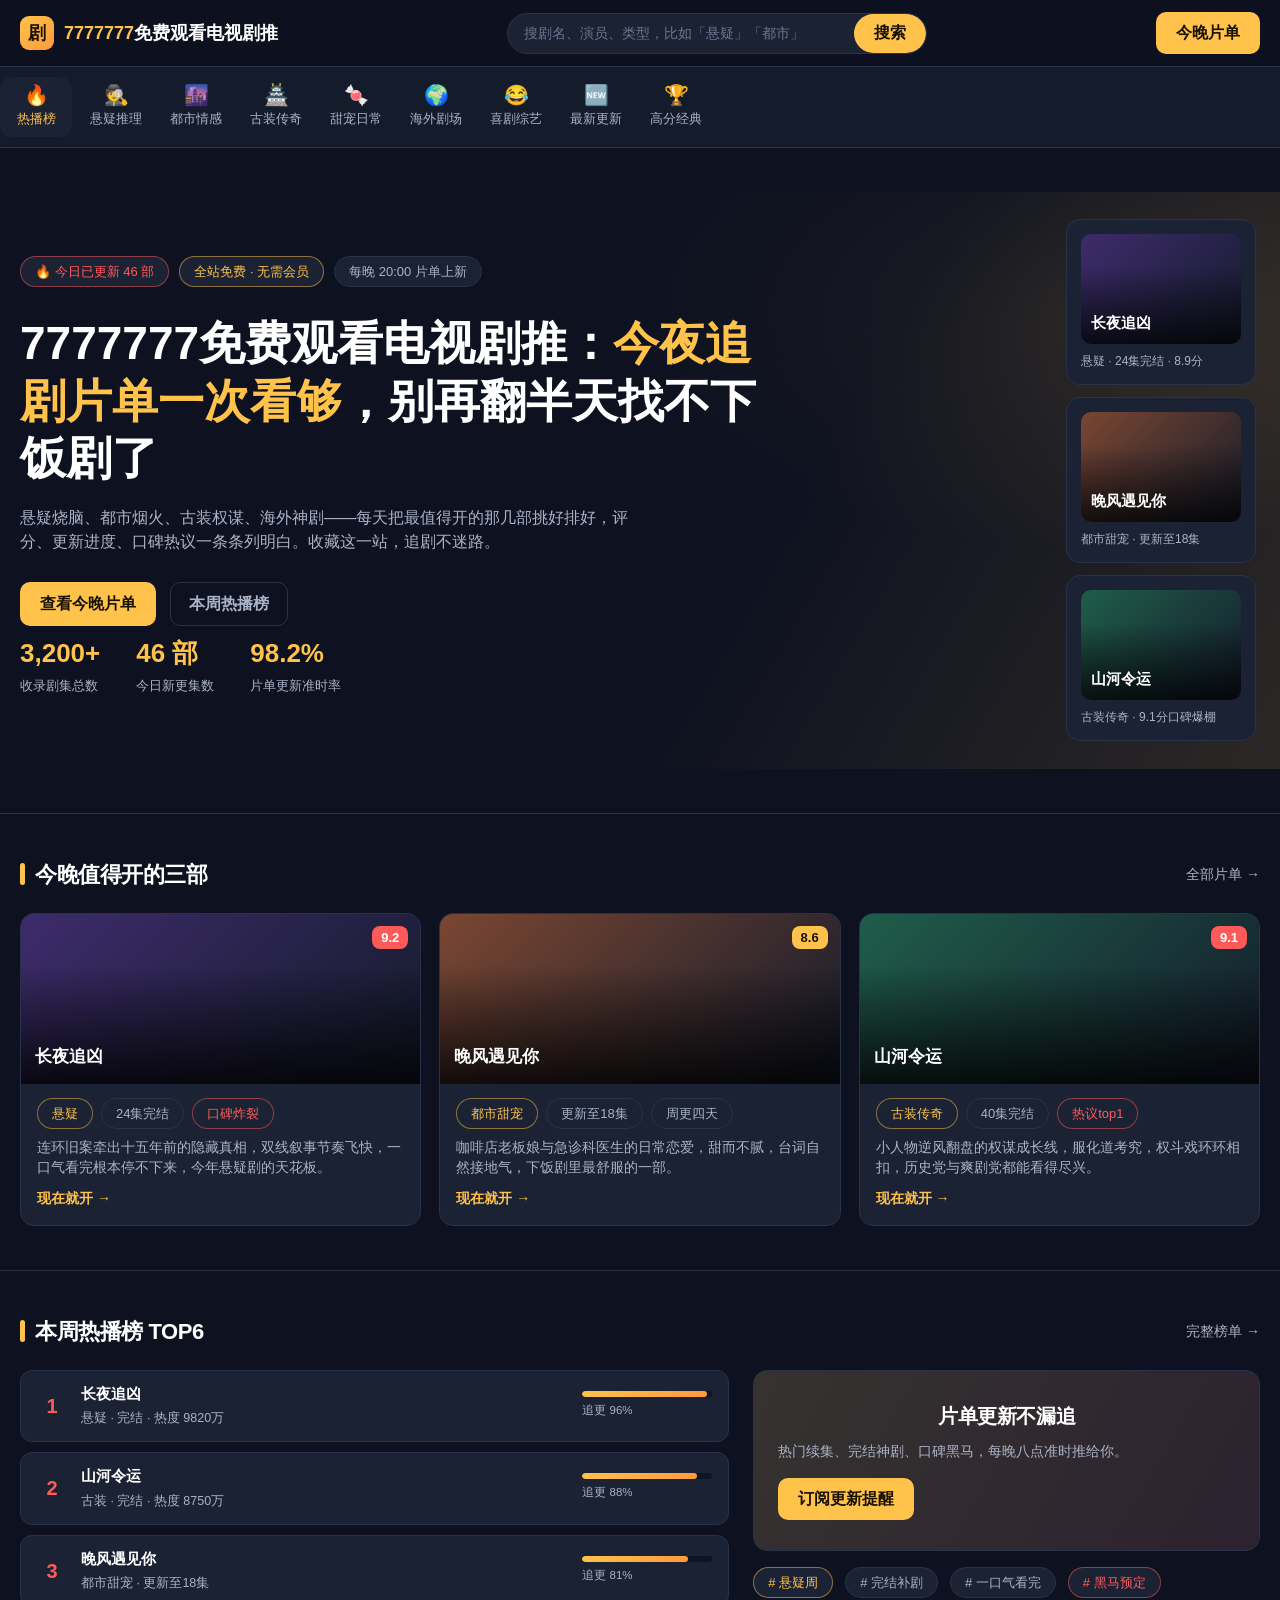
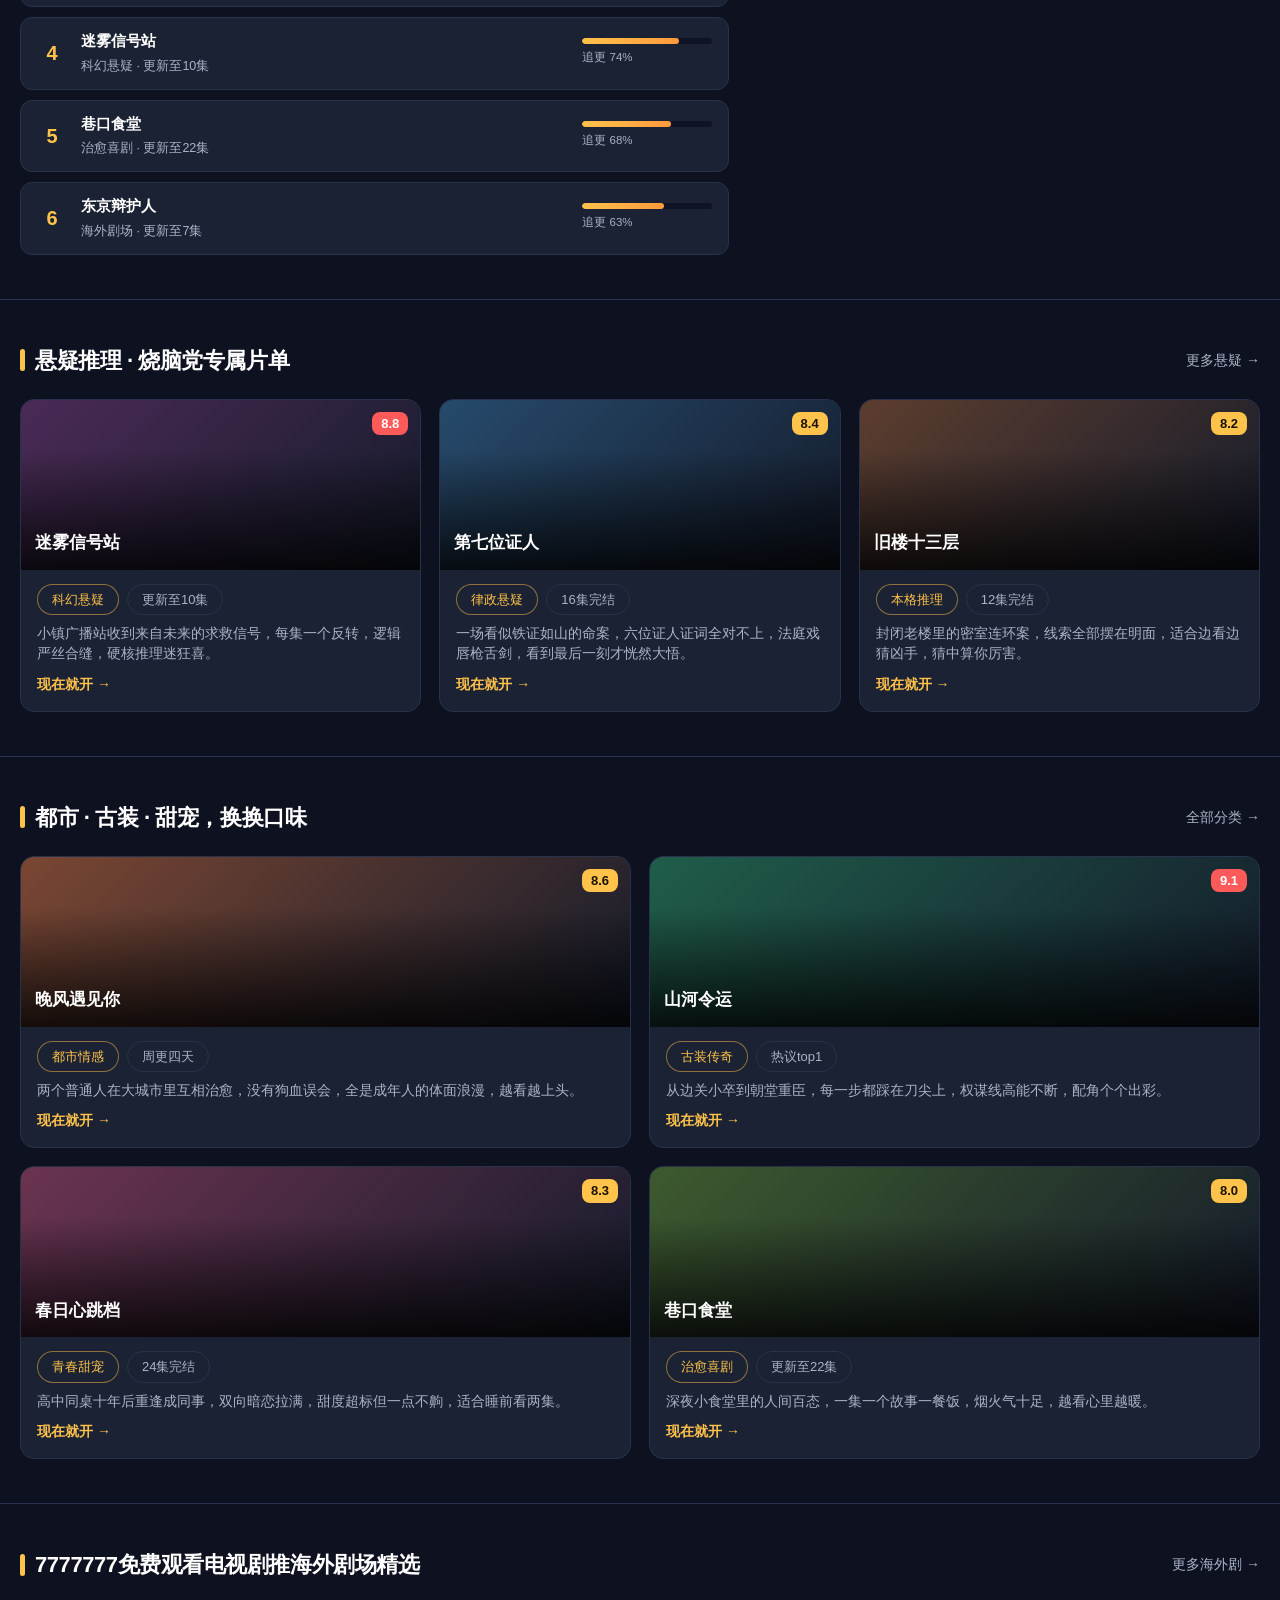
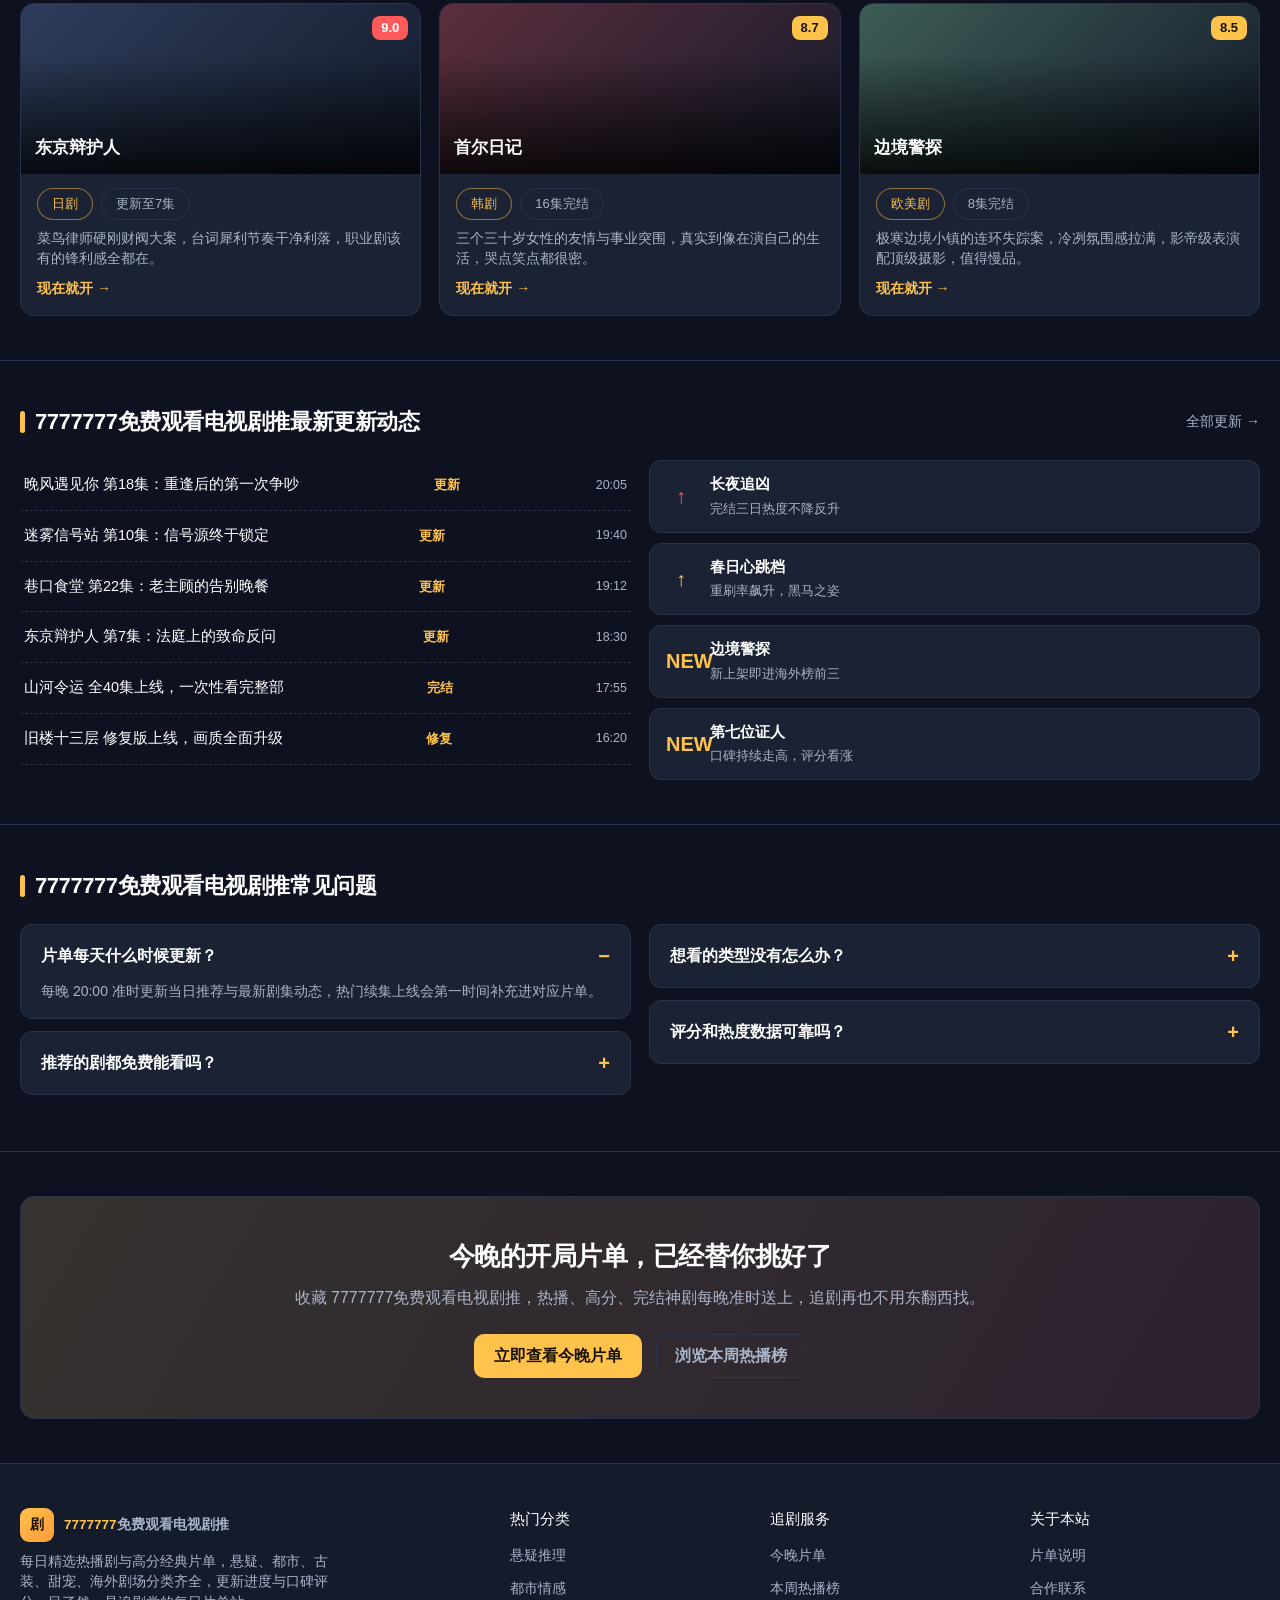
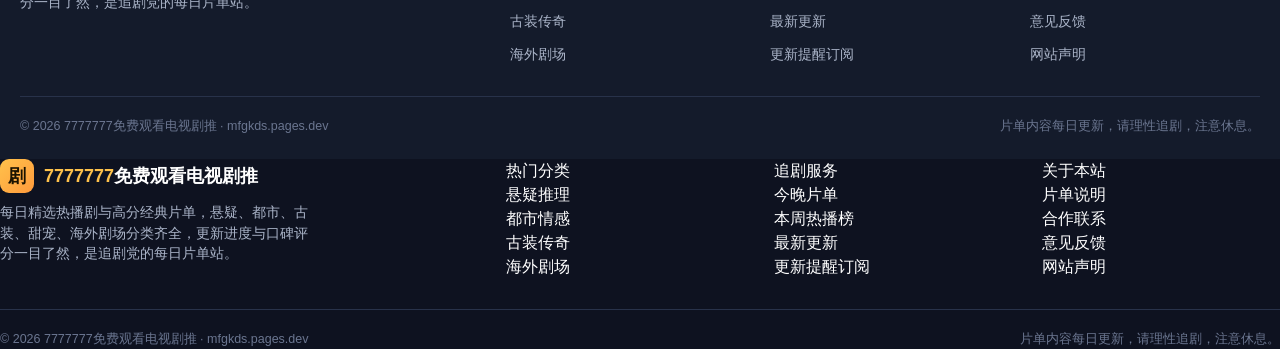
<file: index.html>
<!DOCTYPE html>
<html lang="zh-CN">
<head>
<meta charset="UTF-8">
<meta name="viewport" content="width=device-width, initial-scale=1.0">
<title>7777777免费观看电视剧推：今夜追剧片单一次看够 | 高分热播全收录</title>
<meta name="keywords" content="7777777免费观看电视剧推,免费电视剧,热播剧推荐,追剧片单,高分剧集">
<meta name="description" content="7777777免费观看电视剧推，为追剧党整理全网最值得看的热播剧与高分经典。悬疑、都市、古装、甜宠、海外剧每日更新，完整剧集进度、评分口碑、类型标签一目了然，不用再东找西找。每晚更新追剧片单，热门续集上线第一时间推送，收藏本站，今晚的开局片单已经有了。">
<link rel="canonical" href="https://mfgkds.pages.dev/">
<meta property="og:type" content="website">
<meta property="og:title" content="7777777免费观看电视剧推：今夜追剧片单一次看够 | 高分热播全收录">
<meta property="og:description" content="7777777免费观看电视剧推，为追剧党整理全网最值得看的热播剧与高分经典。悬疑、都市、古装、甜宠、海外剧每日更新，完整剧集进度、评分口碑、类型标签一目了然，不用再东找西找。每晚更新追剧片单，热门续集上线第一时间推送，收藏本站，今晚的开局片单已经有了。">
<meta property="og:url" content="https://mfgkds.pages.dev/">
<meta property="og:site_name" content="7777777免费观看电视剧推">
<meta name="twitter:card" content="summary_large_image">
<meta name="twitter:title" content="7777777免费观看电视剧推：今夜追剧片单一次看够 | 高分热播全收录">
<meta name="twitter:description" content="7777777免费观看电视剧推，为追剧党整理全网最值得看的热播剧与高分经典。悬疑、都市、古装、甜宠、海外剧每日更新，完整剧集进度、评分口碑、类型标签一目了然，不用再东找西找。">
<script src="assets/vendor/tailwind/tailwind-3.4.16.js"></script>

<script type="application/ld+json">
{"@context":"https://schema.org","@type":"WebSite","name":"7777777免费观看电视剧推","url":"https://mfgkds.pages.dev/","description":"7777777免费观看电视剧推，每日整理热播剧、高分经典与最新更新片单，悬疑、都市、古装、甜宠、海外剧分类齐全，追剧党的一站式片单站。","inLanguage":"zh-CN"}
</script>
<meta name="robots" content="index,follow,max-snippet:-1,max-image-preview:large">
<meta name="applicable-device" content="pc,mobile">
<meta http-equiv="Cache-Control" content="no-transform">
<meta name="renderer" content="webkit">
<meta name="format-detection" content="telephone=no">
<script type="application/ld+json">{"@context":"https://ziyuan.baidu.com/contexts/cambrian.jsonld","@id":"https://mfgkds.pages.dev/","title":"7777777免费观看电视剧推：今夜追剧片单一次看够 | 高分热播全收录","pubDate":"2026-10-20T18:15:19","upDate":"2026-10-20T18:15:19"}</script>
<link rel="stylesheet" href="assets/nyknpy.css">
</head>
<body>

<header class="site-header">
  <div class="container hd-row">
    <a href="#" class="logo"><span class="mark">剧</span><span><em>7777777</em>免费观看电视剧推</span></a>
    <div class="search">
      <input type="text" placeholder="搜剧名、演员、类型，比如「悬疑」「都市」">
      <button type="button">搜索</button>
    </div>
    <div class="hd-actions">
      <button class="menu-btn" type="button" aria-label="菜单">☰</button>
      <a href="#today" class="btn btn-gold">今晚片单</a>
    </div>
  </div>
</header>

<nav class="icon-nav">
  <div class="container row">
    <a class="cat active" href="#"><span class="ic">🔥</span>热播榜</a>
    <a class="cat" href="#"><span class="ic">🕵️</span>悬疑推理</a>
    <a class="cat" href="#"><span class="ic">🌆</span>都市情感</a>
    <a class="cat" href="#"><span class="ic">🏯</span>古装传奇</a>
    <a class="cat" href="#"><span class="ic">🍬</span>甜宠日常</a>
    <a class="cat" href="#"><span class="ic">🌍</span>海外剧场</a>
    <a class="cat" href="#"><span class="ic">😂</span>喜剧综艺</a>
    <a class="cat" href="#"><span class="ic">🆕</span>最新更新</a>
    <a class="cat" href="#"><span class="ic">🏆</span>高分经典</a>
  </div>
</nav>

<section class="hero">
  <div class="hero-inner">
    <div class="container">
      <div class="hero-tags tags">
        <span class="tag hot">🔥 今日已更新 46 部</span>
        <span class="tag gold">全站免费 · 无需会员</span>
        <span class="tag">每晚 20:00 片单上新</span>
      </div>
      <h1>7777777免费观看电视剧推：<em>今夜追剧片单一次看够</em>，别再翻半天找不下饭剧了</h1>
      <p class="sub">悬疑烧脑、都市烟火、古装权谋、海外神剧——每天把最值得开的那几部挑好排好，评分、更新进度、口碑热议一条条列明白。收藏这一站，追剧不迷路。</p>
      <div style="display:flex;gap:14px;flex-wrap:wrap">
        <a href="#today" class="btn btn-gold">查看今晚片单</a>
        <a href="#hot" class="btn btn-ghost">本周热播榜</a>
      </div>
      <div class="hero-stats">
        <div><b>3,200+</b><span>收录剧集总数</span></div>
        <div><b>46 部</b><span>今日新更集数</span></div>
        <div><b>98.2%</b><span>片单更新准时率</span></div>
      </div>
    </div>
    <div class="hero-side">
      <a href="#" class="focus-card"><div class="cover" style="background:linear-gradient(135deg,#3d2b6b,#141B2B)"><b>长夜追凶</b></div><p>悬疑 · 24集完结 · 8.9分</p></a>
      <a href="#" class="focus-card"><div class="cover" style="background:linear-gradient(135deg,#7a4632,#141B2B)"><b>晚风遇见你</b></div><p>都市甜宠 · 更新至18集</p></a>
      <a href="#" class="focus-card"><div class="cover" style="background:linear-gradient(135deg,#1f5d4a,#141B2B)"><b>山河令运</b></div><p>古装传奇 · 9.1分口碑爆棚</p></a>
    </div>
  </div>
</section>

<main>
<section id="today">
  <div class="container">
    <div class="sec-head"><h2>今晚值得开的三部</h2><a class="more" href="#">全部片单 →</a></div>
    <div class="grid3">
      <a class="card" href="#">
        <div class="poster" style="background:linear-gradient(135deg,#3d2b6b,#141B2B)"><span class="score high">9.2</span><b>长夜追凶</b></div>
        <div class="body">
          <div class="meta"><span class="tag gold">悬疑</span><span class="tag">24集完结</span><span class="tag hot">口碑炸裂</span></div>
          <p>连环旧案牵出十五年前的隐藏真相，双线叙事节奏飞快，一口气看完根本停不下来，今年悬疑剧的天花板。</p>
          <span class="go">现在就开</span>
        </div>
      </a>
      <a class="card" href="#">
        <div class="poster" style="background:linear-gradient(135deg,#7a4632,#141B2B)"><span class="score">8.6</span><b>晚风遇见你</b></div>
        <div class="body">
          <div class="meta"><span class="tag gold">都市甜宠</span><span class="tag">更新至18集</span><span class="tag">周更四天</span></div>
          <p>咖啡店老板娘与急诊科医生的日常恋爱，甜而不腻，台词自然接地气，下饭剧里最舒服的一部。</p>
          <span class="go">现在就开</span>
        </div>
      </a>
      <a class="card" href="#">
        <div class="poster" style="background:linear-gradient(135deg,#1f5d4a,#141B2B)"><span class="score high">9.1</span><b>山河令运</b></div>
        <div class="body">
          <div class="meta"><span class="tag gold">古装传奇</span><span class="tag">40集完结</span><span class="tag hot">热议top1</span></div>
          <p>小人物逆风翻盘的权谋成长线，服化道考究，权斗戏环环相扣，历史党与爽剧党都能看得尽兴。</p>
          <span class="go">现在就开</span>
        </div>
      </a>
    </div>
  </div>
</section>

<section id="hot">
  <div class="container">
    <div class="sec-head"><h2>本周热播榜 TOP6</h2><a class="more" href="#">完整榜单 →</a></div>
    <div class="split">
      <div class="rank">
        <a class="rank-item" href="#"><span class="no top">1</span><div class="info"><b>长夜追凶</b><span>悬疑 · 完结 · 热度 9820万</span></div><div class="bar"><div class="track"><div class="fill" style="width:96%"></div></div><span>追更 96%</span></div></a>
        <a class="rank-item" href="#"><span class="no top">2</span><div class="info"><b>山河令运</b><span>古装 · 完结 · 热度 8750万</span></div><div class="bar"><div class="track"><div class="fill" style="width:88%"></div></div><span>追更 88%</span></div></a>
        <a class="rank-item" href="#"><span class="no top">3</span><div class="info"><b>晚风遇见你</b><span>都市甜宠 · 更新至18集</span></div><div class="bar"><div class="track"><div class="fill" style="width:81%"></div></div><span>追更 81%</span></div></a>
        <a class="rank-item" href="#"><span class="no">4</span><div class="info"><b>迷雾信号站</b><span>科幻悬疑 · 更新至10集</span></div><div class="bar"><div class="track"><div class="fill" style="width:74%"></div></div><span>追更 74%</span></div></a>
        <a class="rank-item" href="#"><span class="no">5</span><div class="info"><b>巷口食堂</b><span>治愈喜剧 · 更新至22集</span></div><div class="bar"><div class="track"><div class="fill" style="width:68%"></div></div><span>追更 68%</span></div></a>
        <a class="rank-item" href="#"><span class="no">6</span><div class="info"><b>东京辩护人</b><span>海外剧场 · 更新至7集</span></div><div class="bar"><div class="track"><div class="fill" style="width:63%"></div></div><span>追更 63%</span></div></a>
      </div>
      <div>
        <div class="cta" style="padding:30px 24px;text-align:left">
          <h2 style="font-size:20px">片单更新不漏追</h2>
          <p style="font-size:14px;margin-bottom:16px">热门续集、完结神剧、口碑黑马，每晚八点准时推给你。</p>
          <a href="#" class="btn btn-gold">订阅更新提醒</a>
        </div>
        <div style="margin-top:16px;display:flex;gap:12px;flex-wrap:wrap">
          <span class="tag gold"># 悬疑周</span><span class="tag"># 完结补剧</span><span class="tag"># 一口气看完</span><span class="tag hot"># 黑马预定</span>
        </div>
      </div>
    </div>
  </div>
</section>

<section>
  <div class="container">
    <div class="sec-head"><h2>悬疑推理 · 烧脑党专属片单</h2><a class="more" href="#">更多悬疑 →</a></div>
    <div class="grid3">
      <a class="card" href="#"><div class="poster" style="background:linear-gradient(135deg,#4a2a55,#141B2B)"><span class="score high">8.8</span><b>迷雾信号站</b></div><div class="body"><div class="meta"><span class="tag gold">科幻悬疑</span><span class="tag">更新至10集</span></div><p>小镇广播站收到来自未来的求救信号，每集一个反转，逻辑严丝合缝，硬核推理迷狂喜。</p><span class="go">现在就开</span></div></a>
      <a class="card" href="#"><div class="poster" style="background:linear-gradient(135deg,#264a6b,#141B2B)"><span class="score">8.4</span><b>第七位证人</b></div><div class="body"><div class="meta"><span class="tag gold">律政悬疑</span><span class="tag">16集完结</span></div><p>一场看似铁证如山的命案，六位证人证词全对不上，法庭戏唇枪舌剑，看到最后一刻才恍然大悟。</p><span class="go">现在就开</span></div></a>
      <a class="card" href="#"><div class="poster" style="background:linear-gradient(135deg,#5c3d2e,#141B2B)"><span class="score">8.2</span><b>旧楼十三层</b></div><div class="body"><div class="meta"><span class="tag gold">本格推理</span><span class="tag">12集完结</span></div><p>封闭老楼里的密室连环案，线索全部摆在明面，适合边看边猜凶手，猜中算你厉害。</p><span class="go">现在就开</span></div></a>
    </div>
  </div>
</section>

<section>
  <div class="container">
    <div class="sec-head"><h2>都市 · 古装 · 甜宠，换换口味</h2><a class="more" href="#">全部分类 →</a></div>
    <div class="grid2">
      <a class="card" href="#"><div class="poster" style="background:linear-gradient(135deg,#7a4632,#141B2B)"><span class="score">8.6</span><b>晚风遇见你</b></div><div class="body"><div class="meta"><span class="tag gold">都市情感</span><span class="tag">周更四天</span></div><p>两个普通人在大城市里互相治愈，没有狗血误会，全是成年人的体面浪漫，越看越上头。</p><span class="go">现在就开</span></div></a>
      <a class="card" href="#"><div class="poster" style="background:linear-gradient(135deg,#1f5d4a,#141B2B)"><span class="score high">9.1</span><b>山河令运</b></div><div class="body"><div class="meta"><span class="tag gold">古装传奇</span><span class="tag">热议top1</span></div><p>从边关小卒到朝堂重臣，每一步都踩在刀尖上，权谋线高能不断，配角个个出彩。</p><span class="go">现在就开</span></div></a>
      <a class="card" href="#"><div class="poster" style="background:linear-gradient(135deg,#6b3350,#141B2B)"><span class="score">8.3</span><b>春日心跳档</b></div><div class="body"><div class="meta"><span class="tag gold">青春甜宠</span><span class="tag">24集完结</span></div><p>高中同桌十年后重逢成同事，双向暗恋拉满，甜度超标但一点不齁，适合睡前看两集。</p><span class="go">现在就开</span></div></a>
      <a class="card" href="#"><div class="poster" style="background:linear-gradient(135deg,#3d5a2e,#141B2B)"><span class="score">8.0</span><b>巷口食堂</b></div><div class="body"><div class="meta"><span class="tag gold">治愈喜剧</span><span class="tag">更新至22集</span></div><p>深夜小食堂里的人间百态，一集一个故事一餐饭，烟火气十足，越看心里越暖。</p><span class="go">现在就开</span></div></a>
    </div>
  </div>
</section>

<section>
  <div class="container">
    <div class="sec-head"><h2>7777777免费观看电视剧推海外剧场精选</h2><a class="more" href="#">更多海外剧 →</a></div>
    <div class="grid3">
      <a class="card" href="#"><div class="poster" style="background:linear-gradient(135deg,#2e3d5c,#141B2B)"><span class="score high">9.0</span><b>东京辩护人</b></div><div class="body"><div class="meta"><span class="tag gold">日剧</span><span class="tag">更新至7集</span></div><p>菜鸟律师硬刚财阀大案，台词犀利节奏干净利落，职业剧该有的锋利感全都在。</p><span class="go">现在就开</span></div></a>
      <a class="card" href="#"><div class="poster" style="background:linear-gradient(135deg,#5c2e3d,#141B2B)"><span class="score">8.7</span><b>首尔日记</b></div><div class="body"><div class="meta"><span class="tag gold">韩剧</span><span class="tag">16集完结</span></div><p>三个三十岁女性的友情与事业突围，真实到像在演自己的生活，哭点笑点都很密。</p><span class="go">现在就开</span></div></a>
      <a class="card" href="#"><div class="poster" style="background:linear-gradient(135deg,#3d5c55,#141B2B)"><span class="score">8.5</span><b>边境警探</b></div><div class="body"><div class="meta"><span class="tag gold">欧美剧</span><span class="tag">8集完结</span></div><p>极寒边境小镇的连环失踪案，冷冽氛围感拉满，影帝级表演配顶级摄影，值得慢品。</p><span class="go">现在就开</span></div></a>
    </div>
  </div>
</section>

<section>
  <div class="container">
    <div class="sec-head"><h2>7777777免费观看电视剧推最新更新动态</h2><a class="more" href="#">全部更新 →</a></div>
    <div class="grid2" style="align-items:start">
      <div class="feed">
        <a class="feed-item" href="#"><span>晚风遇见你 第18集：重逢后的第一次争吵</span><span class="ep">更新</span><span class="t">20:05</span></a>
        <a class="feed-item" href="#"><span>迷雾信号站 第10集：信号源终于锁定</span><span class="ep">更新</span><span class="t">19:40</span></a>
        <a class="feed-item" href="#"><span>巷口食堂 第22集：老主顾的告别晚餐</span><span class="ep">更新</span><span class="t">19:12</span></a>
        <a class="feed-item" href="#"><span>东京辩护人 第7集：法庭上的致命反问</span><span class="ep">更新</span><span class="t">18:30</span></a>
        <a class="feed-item" href="#"><span>山河令运 全40集上线，一次性看完整部</span><span class="ep">完结</span><span class="t">17:55</span></a>
        <a class="feed-item" href="#"><span>旧楼十三层 修复版上线，画质全面升级</span><span class="ep">修复</span><span class="t">16:20</span></a>
      </div>
      <div class="rank">
        <a class="rank-item" href="#"><span class="no top">↑</span><div class="info"><b>长夜追凶</b><span>完结三日热度不降反升</span></div></a>
        <a class="rank-item" href="#"><span class="no">↑</span><div class="info"><b>春日心跳档</b><span>重刷率飙升，黑马之姿</span></div></a>
        <a class="rank-item" href="#"><span class="no">NEW</span><div class="info"><b>边境警探</b><span>新上架即进海外榜前三</span></div></a>
        <a class="rank-item" href="#"><span class="no">NEW</span><div class="info"><b>第七位证人</b><span>口碑持续走高，评分看涨</span></div></a>
      </div>
    </div>
  </div>
</section>

<section>
  <div class="container">
    <div class="sec-head"><h2>7777777免费观看电视剧推常见问题</h2></div>
    <div class="faq grid2" style="align-items:start">
      <div>
        <details open><summary>片单每天什么时候更新？</summary><p>每晚 20:00 准时更新当日推荐与最新剧集动态，热门续集上线会第一时间补充进对应片单。</p></details>
        <details><summary>推荐的剧都免费能看吗？</summary><p>站内片单收录的剧集均标注免费观看来源与更新进度，标注「无需会员」的剧目可直接完整观看。</p></details>
      </div>
      <div>
        <details><summary>想看的类型没有怎么办？</summary><p>搜索框支持剧名、演员与类型关键词，如「悬疑」「古装」，热门缺失类型可通过更新提醒订阅反馈，片单会持续扩充。</p></details>
        <details><summary>评分和热度数据可靠吗？</summary><p>评分综合各平台口碑与用户追更数据生成，每日校准一次，完结剧会在三日后出具最终评分。</p></details>
      </div>
    </div>
  </div>
</section>

<section>
  <div class="container">
    <div class="cta">
      <h2>今晚的开局片单，已经替你挑好了</h2>
      <p>收藏 7777777免费观看电视剧推，热播、高分、完结神剧每晚准时送上，追剧再也不用东翻西找。</p>
      <div style="display:flex;gap:14px;justify-content:center;flex-wrap:wrap">
        <a href="#today" class="btn btn-gold">立即查看今晚片单</a>
        <a href="#hot" class="btn btn-ghost">浏览本周热播榜</a>
      </div>
    </div>
  </div>
</section>
</main>

<footer class="site-footer">
  <div class="container">
    <div class="f-grid">
      <div>
        <a href="#" class="logo"><span class="mark">剧</span><span><em>7777777</em>免费观看电视剧推</span></a>
        <p class="f-desc">每日精选热播剧与高分经典片单，悬疑、都市、古装、甜宠、海外剧场分类齐全，更新进度与口碑评分一目了然，是追剧党的每日片单站。</p>
      </div>
      <div>
        <h4>热门分类</h4>
        <ul><li><a href="#">悬疑推理</a></li><li><a href="#">都市情感</a></li><li><a href="#">古装传奇</a></li><li><a href="#">海外剧场</a></li></ul>
      </div>
      <div>
        <h4>追剧服务</h4>
        <ul><li><a href="#">今晚片单</a></li><li><a href="#">本周热播榜</a></li><li><a href="#">最新更新</a></li><li><a href="#">更新提醒订阅</a></li></ul>
      </div>
      <div>
        <h4>关于本站</h4>
        <ul><li><a href="#">片单说明</a></li><li><a href="#">合作联系</a></li><li><a href="#">意见反馈</a></li><li><a href="#">网站声明</a></li></ul>
      </div>
    </div>
    <div class="f-bottom">
      <span>© 2026 7777777免费观看电视剧推 · mfgkds.pages.dev</span>
      <span>片单内容每日更新，请理性追剧，注意休息。</span>
    </div>
  </div>
</footer>

</body>
</html
<div class="container">
    <div class="f-grid">
      <div>
        <a href="#" class="logo"><span class="mark">剧</span><span><em>7777777</em>免费观看电视剧推</span></a>
        <p class="f-desc">每日精选热播剧与高分经典片单，悬疑、都市、古装、甜宠、海外剧场分类齐全，更新进度与口碑评分一目了然，是追剧党的每日片单站。</p>
      </div>
      <div>
        <h4>热门分类</h4>
        <ul>
          <li><a href="#">悬疑推理</a></li>
          <li><a href="#">都市情感</a></li>
          <li><a href="#">古装传奇</a></li>
          <li><a href="#">海外剧场</a></li>
        </ul>
      </div>
      <div>
        <h4>追剧服务</h4>
        <ul>
          <li><a href="#today">今晚片单</a></li>
          <li><a href="#hot">本周热播榜</a></li>
          <li><a href="#">最新更新</a></li>
          <li><a href="#">更新提醒订阅</a></li>
        </ul>
      </div>
      <div>
        <h4>关于本站</h4>
        <ul>
          <li><a href="#">片单说明</a></li>
          <li><a href="#">合作联系</a></li>
          <li><a href="#">意见反馈</a></li>
          <li><a href="#">网站声明</a></li>
        </ul>
      </div>
    </div>
    <div class="f-bottom">
      <span>© 2026 7777777免费观看电视剧推 · mfgkds.pages.dev</span>
      <span>片单内容每日更新，请理性追剧，注意休息。</span>
    </div>
  </div>
</footer>

</body>
</html>
</file>
<file: assets/nyknpy.css>
@charset "utf-8";
:root{--pg-ink:#1c1915;--pg-muted:#6b6258;--pg-bg:#f4efe6;--pg-card:#fffdf8;--pg-line:#e4d8c6;--pg-brand:#1f4e79;--pg-brand-ink:#12263a;--pg-foot:#161410;--pg-accent:#c2410c;--pg-radius:18px;--pg-shadow:0 18px 40px rgba(28,25,21,.08);--pg-head:rgba(244,239,230,.92)}
*{box-sizing:border-box}html,body{margin:0;padding:0;max-width:100%;overflow-x:clip}
body{font-family:"Iowan Old Style","Palatino Linotype","PingFang SC","Microsoft YaHei","Noto Serif SC",serif;color:var(--pg-ink);background:var(--pg-bg);line-height:1.8;font-size:16px}
img,svg,video,canvas{max-width:100%;height:auto;display:block}a{color:inherit;text-decoration:none}ul{list-style:none;margin:0;padding:0}
:where(.wrap,header .wrap,footer .wrap,.section,.inner){width:min(1180px,92%);margin-left:auto;margin-right:auto;max-width:100%}
:where(body>header){position:sticky;top:0;z-index:30;background:var(--pg-head);border-bottom:1px solid var(--pg-line);backdrop-filter:blur(14px)}
:where(body>header>nav,body>header .nav){width:min(1180px,92%);margin:0 auto;display:flex;align-items:center;justify-content:space-between;gap:18px;padding:14px 0;flex-wrap:wrap}
:where(body>header .brand){font-weight:800;font-size:22px;letter-spacing:.02em;color:var(--pg-brand-ink);white-space:nowrap}
:where(.nav-links,body>header nav ul){display:flex;flex-wrap:wrap;gap:8px 20px;margin:0;padding:0}
:where(.nav-links a,body>header nav a){color:var(--pg-muted);font-size:14px}
:where(.nav-links a:hover,body>header nav a:hover){color:var(--pg-brand)}
:where(.nav-cta,.hero-actions a,.pg-cta a){display:inline-flex;align-items:center;justify-content:center;padding:12px 24px;border-radius:999px;font-weight:700;border:1px solid transparent}
:where(.btn-solid,.nav-cta){background:var(--pg-brand);color:#fff}
:where(.btn-line){border-color:currentColor;background:transparent}
:where(.hero-text){max-width:740px;margin:0 auto 24px;color:rgba(255,255,255,.9)}
:where(.hero-actions){display:flex;gap:12px;justify-content:center;flex-wrap:wrap;margin:24px 0 36px}
:where(.stat-row,.stats,.data-row,.pg-stats){display:grid;grid-template-columns:repeat(auto-fit,minmax(160px,1fr));gap:18px;width:min(1180px,92%);margin:28px auto 0}
:where(.stat,.data-card,.pg-stat){background:var(--pg-card);color:var(--pg-ink);border-radius:var(--pg-radius);padding:24px 20px;box-shadow:var(--pg-shadow);border:1px solid var(--pg-line);text-align:left}
:where(.slash-1,.slash-2,.slash-3){border-left:5px solid var(--pg-accent)}
:where(.stat .num,.stats .num,.stat-row .num,.data-row .num,.pg-stats .num,.data-card .num,.pg-stat .num,.stat b,.stat strong){display:block;font-size:clamp(28px,4vw,40px);font-weight:800;line-height:1.15;color:var(--pg-brand);overflow:visible;white-space:nowrap}
:where(.stat p,.stat span:not(.num)){display:block;margin:8px 0 0;color:var(--pg-muted);font-size:14px}
:where(section,.section,.pg-extra){padding:72px 0}
:where(.section h2,section h2,.pg-extra h2){font-size:clamp(26px,3.2vw,36px);text-align:center;margin:0 0 12px;letter-spacing:-.02em}
:where(.section>p,section>p,.pg-extra>p,.pg-lead){text-align:center;color:var(--pg-muted);max-width:740px;margin:0 auto 36px}
:where(.grid-2,.grid-3,.grid-4,.pg-grid,.cards){display:grid;gap:22px}
:where(.grid-2){grid-template-columns:repeat(auto-fit,minmax(240px,1fr))}
:where(.grid-3,.cards,.pg-grid){grid-template-columns:repeat(auto-fit,minmax(230px,1fr))}
:where(.grid-4){grid-template-columns:repeat(auto-fit,minmax(180px,1fr))}
:where(.pg-card){background:var(--pg-card);border:1px solid var(--pg-line);border-radius:var(--pg-radius);padding:26px 24px;box-shadow:var(--pg-shadow)}
:where(.pg-card h3){margin:0 0 10px;font-size:19px;color:var(--pg-brand-ink)}
:where(.pg-card p){margin:0;color:var(--pg-muted)}
:where(.pg-step){counter-increment:pgstep;position:relative;padding-top:8px}
:where(.pg-step:before){content:counter(pgstep,decimal-leading-zero);display:block;font-size:13px;font-weight:800;letter-spacing:.12em;color:var(--pg-accent);margin-bottom:8px}
:where(.pg-quote,.testimonial){background:var(--pg-card);border:1px solid var(--pg-line);border-radius:var(--pg-radius);padding:28px;box-shadow:var(--pg-shadow)}
:where(.pg-quote p){font-size:18px;color:var(--pg-ink)}
:where(.pg-faq details){background:var(--pg-card);border:1px solid var(--pg-line);border-radius:14px;padding:16px 18px;margin:0 0 12px}
:where(.pg-faq summary){cursor:pointer;font-weight:700;color:var(--pg-brand-ink)}
:where(.pg-chips){display:flex;flex-wrap:wrap;gap:8px;justify-content:center;margin:0 0 28px}
:where(.pg-chips span){border:1px solid var(--pg-line);background:var(--pg-card);border-radius:999px;padding:6px 12px;font-size:12px;color:var(--pg-muted)}
:where(.pg-cta){text-align:center;background:linear-gradient(135deg,#12263a,#1f4e79);color:#fff;border-radius:28px;padding:48px 28px}
:where(.dark-band){background:linear-gradient(135deg,#161410,#1f4e79);color:#fff}
:where(.dark-band h2,.dark-band>p){color:#fff}
:where(.contact){text-align:center}
:where(body>footer,main~footer,.footer){background:var(--pg-foot);color:#e8dfd2;padding:56px 0 28px;margin-top:8px;display:block}
:where(.footer-grid){width:min(1180px,92%);margin:0 auto 24px;display:grid;grid-template-columns:repeat(auto-fit,minmax(180px,1fr));gap:28px}
:where(.footer-brand){width:min(1180px,92%);margin:0 auto 20px}
:where(.footer-brand strong){display:block;font-size:22px;color:#fff;margin-bottom:8px}
:where(.footer-brand p){margin:0;max-width:520px;color:#c4b8a6}
:where(.footer-links,.footer-nav,body>footer ul){width:min(1180px,92%);margin:0 auto 20px;display:flex;flex-wrap:wrap;gap:10px 22px;padding:0}
:where(.footer-links a,body>footer a){color:#f3ebe0}
:where(.copyright,.footer-copy,.footer-bottom){width:min(1180px,92%);margin:0 auto;padding-top:16px;border-top:1px solid rgba(255,255,255,.12);font-size:13px;color:#a89c8c}
@media(max-width:720px){:where(body>header>nav,.nav){padding:10px 0}:where(.section,section,.pg-extra){padding:44px 0}:where(.stat .num,.stat b,.stat strong){white-space:normal}}

:where(.container){width:100%;margin-left:auto;margin-right:auto;padding-left:1rem;padding-right:1rem}
:where(.flex){display:flex}:where(.inline-flex){display:inline-flex}:where(.grid){display:grid}
:where(.hidden){display:none}:where(.block){display:block}
:where(.items-center){align-items:center}:where(.justify-center){justify-content:center}:where(.justify-between){justify-content:space-between}
:where(.flex-wrap){flex-wrap:wrap}:where(.flex-col){flex-direction:column}
:where(.text-center){text-align:center}:where(.mx-auto){margin-left:auto;margin-right:auto}
:where(.relative){position:relative}:where(.absolute){position:absolute}
:where(.w-full){width:100%}:where(.h-full){height:100%}:where(.max-w-7xl){max-width:80rem}
:where(.rounded){border-radius:.25rem}:where(.rounded-lg){border-radius:.5rem}:where(.rounded-xl){border-radius:.75rem}:where(.rounded-2xl){border-radius:1rem}:where(.rounded-full){border-radius:9999px}

:root{--pg-bg:#0f1115;--pg-card:rgba(255,255,255,.06);--pg-line:rgba(255,255,255,.12);--pg-ink:#f3f4f6;--pg-muted:rgba(255,255,255,.68);--pg-brand-ink:#f3f4f6;--pg-head:rgba(15,17,21,.92);--pg-foot:#08090c;--pg-shadow:0 18px 40px rgba(0,0,0,.45)}
:where(.pg-card h3,.pg-faq summary){color:#fff}

:root{--pg-brand:#1b2a49;--pg-brand-ink:#2f4a7a;--pg-accent:#ff6f61;--pg-radius:2px}
:where(body>header){border-bottom-color:#1b2a4933}

:root{
  --bg:#0E1220; --panel:#1A2233; --panel2:#141B2B; --line:#28324A;
  --gold:#FFC24B; --red:#FF5A5A; --txt:#FFFFFF; --sub:#AAB4C8;
  --r:14px; --shadow:0 10px 30px rgba(0,0,0,.45);
}
*{box-sizing:border-box;margin:0;padding:0}
body{background:var(--bg);color:var(--txt);font-family:"PingFang SC","Microsoft YaHei","Noto Sans SC",sans-serif;line-height:1.65}
a{color:inherit;text-decoration:none}
img{max-width:100%;display:block}
button{font-family:inherit;cursor:pointer}
.container{max-width:1200px;margin:0 auto;padding:0 20px}
/* header */
.site-header{position:sticky;top:0;z-index:50;background:rgba(14,18,32,.92);backdrop-filter:blur(10px);border-bottom:1px solid var(--line)}
.hd-row{display:flex;align-items:center;justify-content:space-between;height:66px;gap:16px}
.logo{display:flex;align-items:center;gap:10px;font-weight:800;font-size:18px;white-space:nowrap}
.logo .mark{width:34px;height:34px;border-radius:9px;background:linear-gradient(135deg,var(--gold),#FF9A3C);display:flex;align-items:center;justify-content:center;color:#1a1200;font-weight:900}
.logo em{font-style:normal;color:var(--gold)}
.search{flex:1;max-width:420px;display:flex;background:var(--panel);border:1px solid var(--line);border-radius:999px;overflow:hidden}
.search input{flex:1;background:transparent;border:0;outline:0;color:#fff;padding:9px 16px;font-size:14px}
.search input::placeholder{color:#6b7690}
.search button{background:var(--gold);border:0;color:#1a1200;font-weight:700;padding:0 20px;border-radius:999px;transition:.2s}
.search button:hover{filter:brightness(1.1)}
.hd-actions{display:flex;align-items:center;gap:12px;white-space:nowrap}
.btn{display:inline-flex;align-items:center;justify-content:center;gap:8px;border-radius:10px;font-weight:700;transition:.2s;border:0}
.btn-gold{background:var(--gold);color:#1a1200;padding:9px 20px}
.btn-gold:hover{transform:translateY(-2px);box-shadow:0 8px 20px rgba(255,194,75,.3)}
.btn-ghost{background:transparent;border:1px solid var(--line);color:var(--sub);padding:9px 18px}
.btn-ghost:hover{border-color:var(--gold);color:var(--gold)}
/* icon body>header nav */
.icon-nav,/* icon .site-header nav */
.icon-nav,/* icon .site-head nav */
.icon-nav,/* icon nav.mainnav */
.icon-nav,/* icon nav.navbar */
.icon-nav,/* icon nav.nav-convert */
.icon-nav,/* icon .navbar */
.icon-nav{border-bottom:1px solid var(--line);background:var(--panel2)}
.icon-nav .row{display:flex;gap:8px;overflow-x:auto;padding:10px 0;scrollbar-width:none}
.icon-nav .row::-webkit-scrollbar{display:none}
.cat{display:flex;flex-direction:column;align-items:center;gap:4px;min-width:72px;padding:8px 10px;border-radius:12px;color:var(--sub);font-size:13px;transition:.2s}
.cat span.ic{font-size:20px;line-height:1}
.cat:hover,.cat.active{background:var(--panel);color:var(--gold)}
/* hero */
.hero{position:relative;overflow:hidden;border-bottom:1px solid var(--line)}
.hero-inner{position:relative;padding:64px 0 72px;background:
 linear-gradient(120deg,rgba(14,18,32,.96) 20%,rgba(14,18,32,.7) 60%,rgba(255,194,75,.12)),
 radial-gradient(800px 400px at 85% 20%,rgba(255,194,75,.18),transparent 60%)}
.hero h1{font-size:clamp(26px,4.4vw,46px);font-weight:900;line-height:1.25;max-width:760px}
.hero h1 em{font-style:normal;color:var(--gold)}
.hero p.sub{color:var(--sub);max-width:620px;margin:18px 0 28px;font-size:16px}
.hero .tags{display:flex;flex-wrap:wrap;gap:10px;margin-bottom:28px}
.tag{background:var(--panel);border:1px solid var(--line);color:var(--sub);border-radius:999px;padding:5px 14px;font-size:13px}
.tag.hot{border-color:rgba(255,90,90,.5);color:var(--red)}
.tag.gold{border-color:rgba(255,194,75,.5);color:var(--gold)}
.hero-stats{display:flex;gap:36px;flex-wrap:wrap;margin-top:8px}
.hero-stats b{display:block;font-size:26px;color:var(--gold);font-weight:900}
.hero-stats span{color:var(--sub);font-size:13px}
.hero-side{position:absolute;right:24px;top:50%;transform:translateY(-50%);display:flex;flex-direction:column;gap:12px}
.focus-card{width:190px;background:var(--panel);border:1px solid var(--line);border-radius:var(--r);padding:14px;transition:.25s}
.focus-card:hover{transform:translateY(-4px);box-shadow:var(--shadow);border-color:var(--gold)}
.focus-card .cover{height:110px;border-radius:10px;display:flex;align-items:flex-end;padding:10px;font-weight:800;font-size:15px;background-size:cover;background-position:center;position:relative}
.focus-card .cover::after{content:"";position:absolute;inset:0;border-radius:10px;background:linear-gradient(transparent 30%,rgba(0,0,0,.75))}
.focus-card .cover b{position:relative;z-index:1}
.focus-card p{color:var(--sub);font-size:12px;margin-top:8px}
/* sections */
section{padding:44px 0;border-bottom:1px solid var(--line)}
.sec-head{display:flex;align-items:center;justify-content:space-between;margin-bottom:22px;gap:12px;flex-wrap:wrap}
.sec-head h2{font-size:22px;font-weight:800;display:flex;align-items:center;gap:10px}
.sec-head h2::before{content:"";width:5px;height:22px;border-radius:3px;background:var(--gold)}
.sec-head a.more{color:var(--sub);font-size:14px;transition:.2s}
.sec-head a.more:hover{color:var(--gold)}
/* card grid */
.grid3{display:grid;grid-template-columns:repeat(3,1fr);gap:18px}
.grid2{display:grid;grid-template-columns:repeat(2,1fr);gap:18px}
.card{background:var(--panel);border:1px solid var(--line);border-radius:var(--r);overflow:hidden;transition:.25s;display:flex;flex-direction:column}
.card:hover{transform:translateY(-5px);box-shadow:var(--shadow);border-color:rgba(255,194,75,.55)}
.card .poster{height:170px;position:relative;display:flex;align-items:flex-end;padding:14px;background-size:cover;background-position:center}
.card .poster::after{content:"";position:absolute;inset:0;background:linear-gradient(transparent 30%,rgba(0,0,0,.8))}
.card .poster b{position:relative;z-index:1;font-size:17px}
.card .score{position:absolute;top:12px;right:12px;z-index:1;background:var(--gold);color:#1a1200;font-weight:900;border-radius:8px;padding:2px 9px;font-size:13px}
.card .score.high{background:var(--red);color:#fff}
.card .body{padding:14px 16px 16px;display:flex;flex-direction:column;gap:9px;flex:1}
.card .meta{display:flex;gap:8px;flex-wrap:wrap}
.card .body p{color:var(--sub);font-size:13.5px;flex:1}
.card .go{align-self:flex-start;color:var(--gold);font-weight:700;font-size:14px}
.card .go::after{content:" →";transition:.2s}
.card:hover .go::after{margin-left:5px}
/* rank list */
.rank{display:flex;flex-direction:column;gap:10px}
.rank-item{display:flex;align-items:center;gap:14px;background:var(--panel);border:1px solid var(--line);border-radius:12px;padding:12px 16px;transition:.2s}
.rank-item:hover{border-color:var(--gold);transform:translateX(4px)}
.rank-item .no{width:30px;font-size:20px;font-weight:900;color:var(--gold);text-align:center}
.rank-item .no.top{color:var(--red)}
.rank-item .info{flex:1}
.rank-item .info b{display:block;font-size:15px}
.rank-item .info span{color:var(--sub);font-size:12.5px}
.rank-item .bar{width:130px}
.rank-item .bar .track{height:6px;border-radius:4px;background:#0e1424;overflow:hidden}
.rank-item .bar .fill{height:100%;border-radius:4px;background:linear-gradient(90deg,var(--gold),#FF9A3C)}
.rank-item .bar span{font-size:11.5px;color:var(--sub)}
/* two-col split */
.split{display:grid;grid-template-columns:1.4fr 1fr;gap:24px;align-items:start}
/* update feed */
.feed{display:flex;flex-direction:column}
.feed-item{display:flex;justify-content:space-between;align-items:center;gap:14px;padding:14px 4px;border-bottom:1px dashed var(--line);font-size:14.5px;transition:.2s}
.feed-item:hover{padding-left:10px;color:var(--gold)}
.feed-item .ep{color:var(--gold);font-weight:700;white-space:nowrap;font-size:13px}
.feed-item .t{color:var(--sub);white-space:nowrap;font-size:12.5px}
/* CTA */
.cta{background:linear-gradient(120deg,rgba(255,194,75,.14),rgba(255,90,90,.1)),var(--panel2);border:1px solid var(--line);border-radius:var(--r);padding:40px;text-align:center}
.cta h2{font-size:26px;font-weight:900;margin-bottom:10px}
.cta p{color:var(--sub);margin-bottom:24px}
/* faq */
.faq details{background:var(--panel);border:1px solid var(--line);border-radius:12px;padding:16px 20px;margin-bottom:12px}
.faq summary{font-weight:700;cursor:pointer;list-style:none;display:flex;justify-content:space-between;align-items:center}
.faq summary::after{content:"+";color:var(--gold);font-size:20px}
.faq details[open] summary::after{content:"−"}
.faq details p{color:var(--sub);font-size:14px;margin-top:10px}
/* footer */
.site-footer{background:var(--panel2);padding:44px 0 24px}
.f-grid{display:grid;grid-template-columns:2fr 1fr 1fr 1fr;gap:30px;margin-bottom:30px}
.site-footer h4{font-size:15px;margin-bottom:12px;color:#fff}
.site-footer ul{list-style:none;display:flex;flex-direction:column;gap:9px}
.site-footer a{color:var(--sub);font-size:13.5px;transition:.2s}
.site-footer a:hover{color:var(--gold)}
.f-desc{color:var(--sub);font-size:13.5px;max-width:320px;margin-top:10px}
.f-bottom{border-top:1px solid var(--line);padding-top:20px;color:#6b7690;font-size:12.5px;display:flex;justify-content:space-between;gap:10px;flex-wrap:wrap}
/* mobile */
.menu-btn{display:none;background:none;border:1px solid var(--line);border-radius:10px;color:#fff;padding:8px 12px;font-size:18px}
@media(max-width:1024px){
 .grid3{grid-template-columns:repeat(2,1fr)}
 .split{grid-template-columns:1fr}
 .hero-side{display:none}
 .f-grid{grid-template-columns:1fr 1fr}}
@media(max-width:768px){
 .hd-row{flex-wrap:wrap;height:auto;padding:12px 0}
 .search{order:3;max-width:100%;width:100%}
 .menu-btn{display:block}
 .hd-actions{margin-left:auto}
 .grid2{grid-template-columns:1fr}
 .rank-item .bar{width:80px}
 .cta{padding:28px 20px}}
@media(max-width:520px){
 .grid3{grid-template-columns:1fr}
 .hero-inner{padding:44px 0}
 .f-grid{grid-template-columns:1fr}
 .hero-stats{gap:22px}}

html,body{max-width:100%!important;overflow-x:clip!important}
body,main{transform:none!important;left:auto!important;right:auto!important}
main{width:100%;max-width:100%;display:block;position:relative}
section,article,.section,header,footer,.pg-extra{max-width:100%;overflow:visible!important}
p,h1,h2,h3,h4,h5,h6,li{overflow:visible!important;max-width:100%;text-indent:0}
.min-h-screen{min-height:72vh}
.text-transparent,[class~="text-transparent"],.bg-clip-text{color:inherit!important;-webkit-text-fill-color:currentColor!important;background-clip:border-box!important;-webkit-background-clip:border-box!important}
img,svg,video,canvas{max-width:100%;height:auto}
.stat-row .stat .num,.stat .num,.stat b,.stat strong{display:block!important;font-size:clamp(28px,4vw,42px)!important;font-weight:800!important;line-height:1.15!important;overflow:visible!important;max-width:none!important;white-space:nowrap}
mark,mark[data-pg-kw]{background:transparent!important;color:inherit!important;padding:0!important}

section header,article header,.sec-head,.section-head,.sec-header,header.sec-head{position:static!important;top:auto!important;height:auto!important;min-height:0!important;line-height:inherit!important}
</file>
